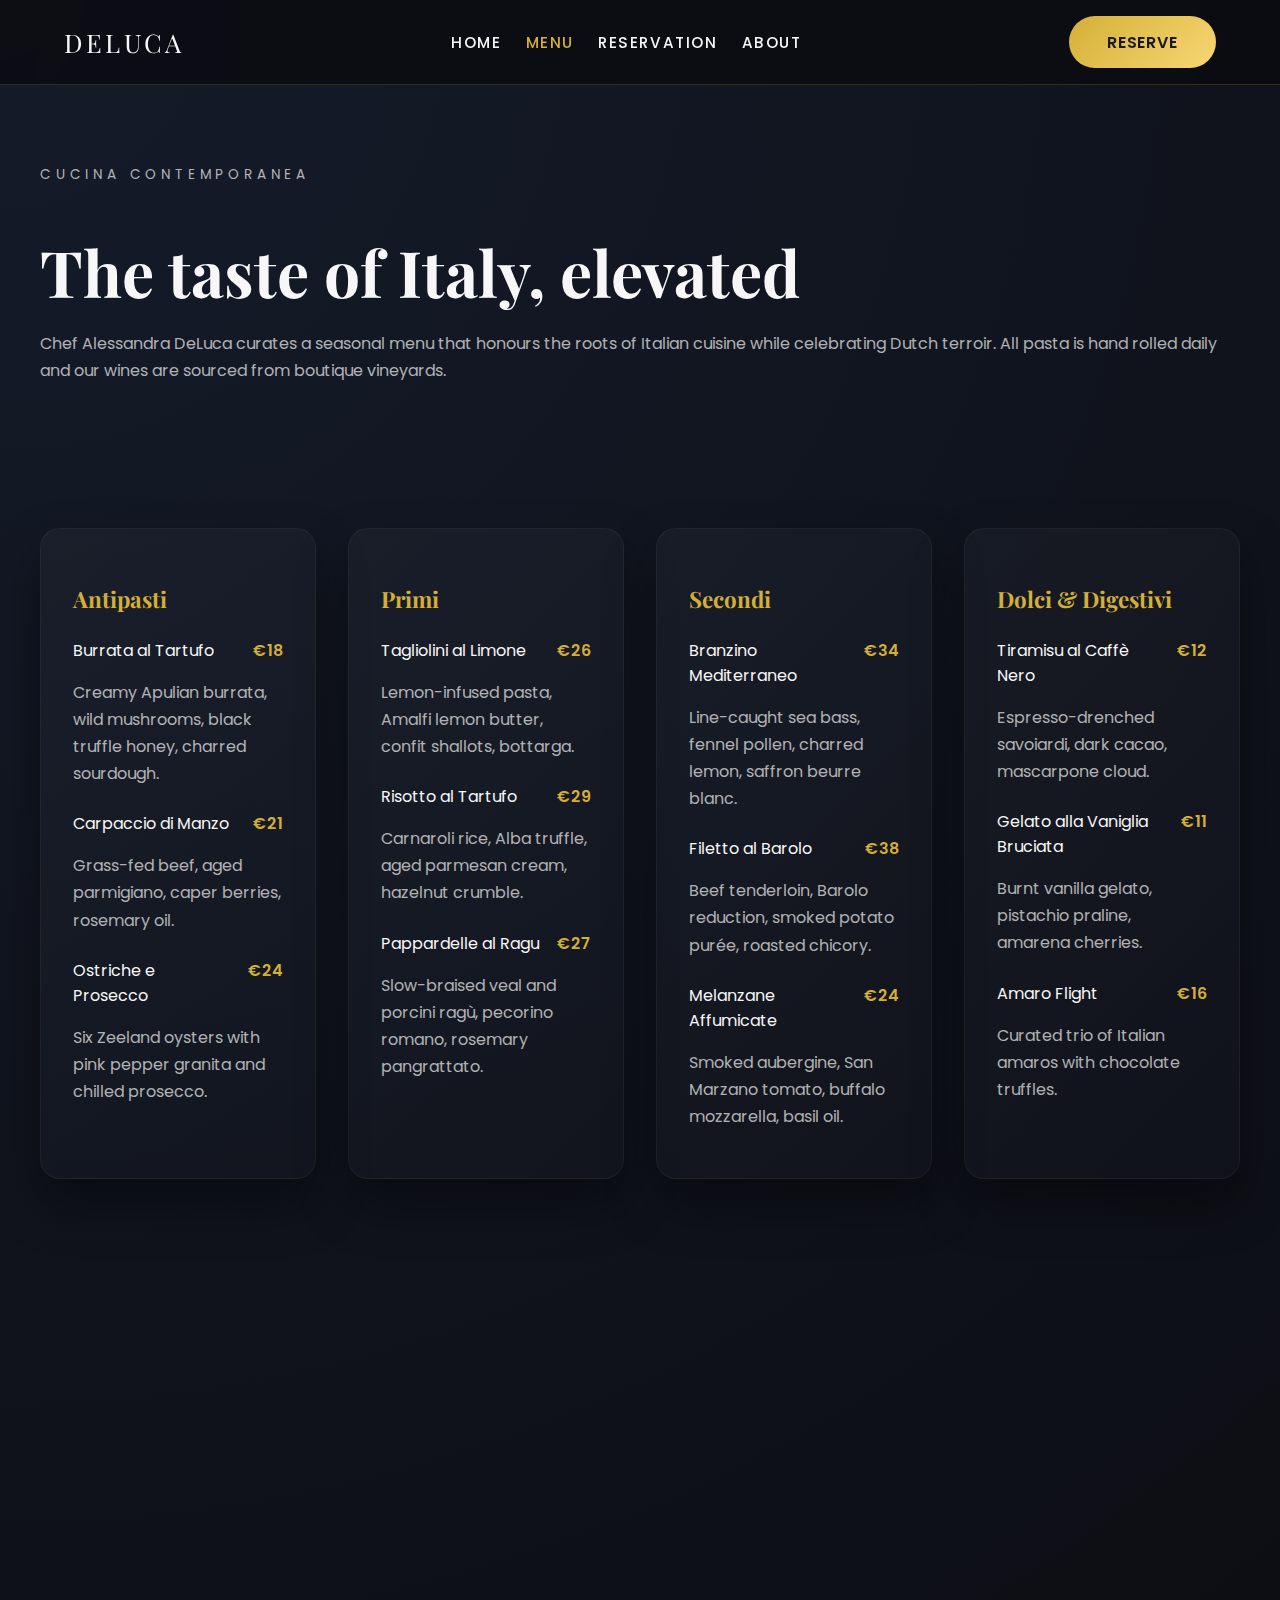
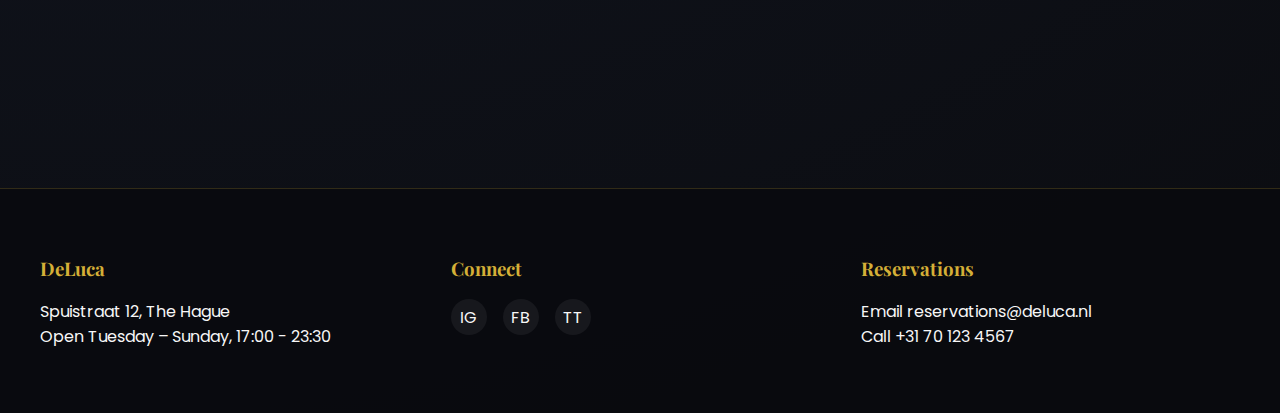
<file: menu.html>
<!DOCTYPE html>
<html lang="en">
  <head>
    <meta charset="UTF-8" />
    <meta name="viewport" content="width=device-width, initial-scale=1.0" />
    <title>Menu | Restaurant DeLuca</title>
    <link rel="preconnect" href="https://fonts.googleapis.com" />
    <link rel="preconnect" href="https://fonts.gstatic.com" crossorigin />
    <link
      href="https://fonts.googleapis.com/css2?family=Playfair+Display:wght@400;600;700&family=Poppins:wght@300;400;500;600&display=swap"
      rel="stylesheet"
    />
    <link rel="stylesheet" href="assets/css/style.css" />
    <script defer src="assets/js/main.js"></script>
  </head>
  <body>
    <header>
      <nav class="navbar">
        <a class="logo" href="index.html">DeLuca</a>
        <ul class="nav-links">
          <li><a href="index.html">Home</a></li>
          <li><a href="menu.html">Menu</a></li>
          <li><a href="reservation.html">Reservation</a></li>
          <li><a href="about.html">About</a></li>
        </ul>
        <a class="btn-primary" href="reservation.html">Reserve</a>
      </nav>
    </header>

    <main>
      <section data-animate>
        <p class="section-subtitle">Cucina contemporanea</p>
        <h1>The taste of Italy, elevated</h1>
        <p>
          Chef Alessandra DeLuca curates a seasonal menu that honours the roots of Italian cuisine while celebrating Dutch terroir. All
          pasta is hand rolled daily and our wines are sourced from boutique vineyards.
        </p>
      </section>

      <section class="menu-section" data-animate>
        <article class="card menu-card">
          <h3>Antipasti</h3>
          <div class="menu-item">
            <span>Burrata al Tartufo</span>
            <span>€18</span>
          </div>
          <p>Creamy Apulian burrata, wild mushrooms, black truffle honey, charred sourdough.</p>
          <div class="menu-item">
            <span>Carpaccio di Manzo</span>
            <span>€21</span>
          </div>
          <p>Grass-fed beef, aged parmigiano, caper berries, rosemary oil.</p>
          <div class="menu-item">
            <span>Ostriche e Prosecco</span>
            <span>€24</span>
          </div>
          <p>Six Zeeland oysters with pink pepper granita and chilled prosecco.</p>
        </article>

        <article class="card menu-card">
          <h3>Primi</h3>
          <div class="menu-item">
            <span>Tagliolini al Limone</span>
            <span>€26</span>
          </div>
          <p>Lemon-infused pasta, Amalfi lemon butter, confit shallots, bottarga.</p>
          <div class="menu-item">
            <span>Risotto al Tartufo</span>
            <span>€29</span>
          </div>
          <p>Carnaroli rice, Alba truffle, aged parmesan cream, hazelnut crumble.</p>
          <div class="menu-item">
            <span>Pappardelle al Ragu</span>
            <span>€27</span>
          </div>
          <p>Slow-braised veal and porcini ragù, pecorino romano, rosemary pangrattato.</p>
        </article>

        <article class="card menu-card">
          <h3>Secondi</h3>
          <div class="menu-item">
            <span>Branzino Mediterraneo</span>
            <span>€34</span>
          </div>
          <p>Line-caught sea bass, fennel pollen, charred lemon, saffron beurre blanc.</p>
          <div class="menu-item">
            <span>Filetto al Barolo</span>
            <span>€38</span>
          </div>
          <p>Beef tenderloin, Barolo reduction, smoked potato purée, roasted chicory.</p>
          <div class="menu-item">
            <span>Melanzane Affumicate</span>
            <span>€24</span>
          </div>
          <p>Smoked aubergine, San Marzano tomato, buffalo mozzarella, basil oil.</p>
        </article>

        <article class="card menu-card">
          <h3>Dolci &amp; Digestivi</h3>
          <div class="menu-item">
            <span>Tiramisu al Caffè Nero</span>
            <span>€12</span>
          </div>
          <p>Espresso-drenched savoiardi, dark cacao, mascarpone cloud.</p>
          <div class="menu-item">
            <span>Gelato alla Vaniglia Bruciata</span>
            <span>€11</span>
          </div>
          <p>Burnt vanilla gelato, pistachio praline, amarena cherries.</p>
          <div class="menu-item">
            <span>Amaro Flight</span>
            <span>€16</span>
          </div>
          <p>Curated trio of Italian amaros with chocolate truffles.</p>
        </article>
      </section>

      <section data-animate>
        <p class="section-subtitle">Wine cellar</p>
        <h2>A glass for every mood</h2>
        <div class="grid grid-3">
          <article class="card">
            <h3>Sparkling sophistication</h3>
            <p>Franciacorta Brut, Ferrari Rosé, Lambrusco di Sorbara.</p>
          </article>
          <article class="card">
            <h3>White whispers</h3>
            <p>Gavi di Gavi, Etna Bianco, Verdicchio dei Castelli di Jesi.</p>
          </article>
          <article class="card">
            <h3>Red velvet</h3>
            <p>Barolo Riserva, Brunello di Montalcino, Amarone della Valpolicella.</p>
          </article>
        </div>
      </section>
    </main>

    <footer>
      <div class="footer-content">
        <div>
          <h3>DeLuca</h3>
          <p>Spuistraat 12, The Hague<br />Open Tuesday – Sunday, 17:00 - 23:30</p>
        </div>
        <div>
          <h3>Connect</h3>
          <div class="social-links">
            <a href="#" aria-label="Instagram">IG</a>
            <a href="#" aria-label="Facebook">FB</a>
            <a href="#" aria-label="TikTok">TT</a>
          </div>
        </div>
        <div>
          <h3>Reservations</h3>
          <p>Email <a href="mailto:reservations@deluca.nl">reservations@deluca.nl</a><br />Call +31 70 123 4567</p>
        </div>
      </div>
    </footer>
  </body>
</html>
</file>
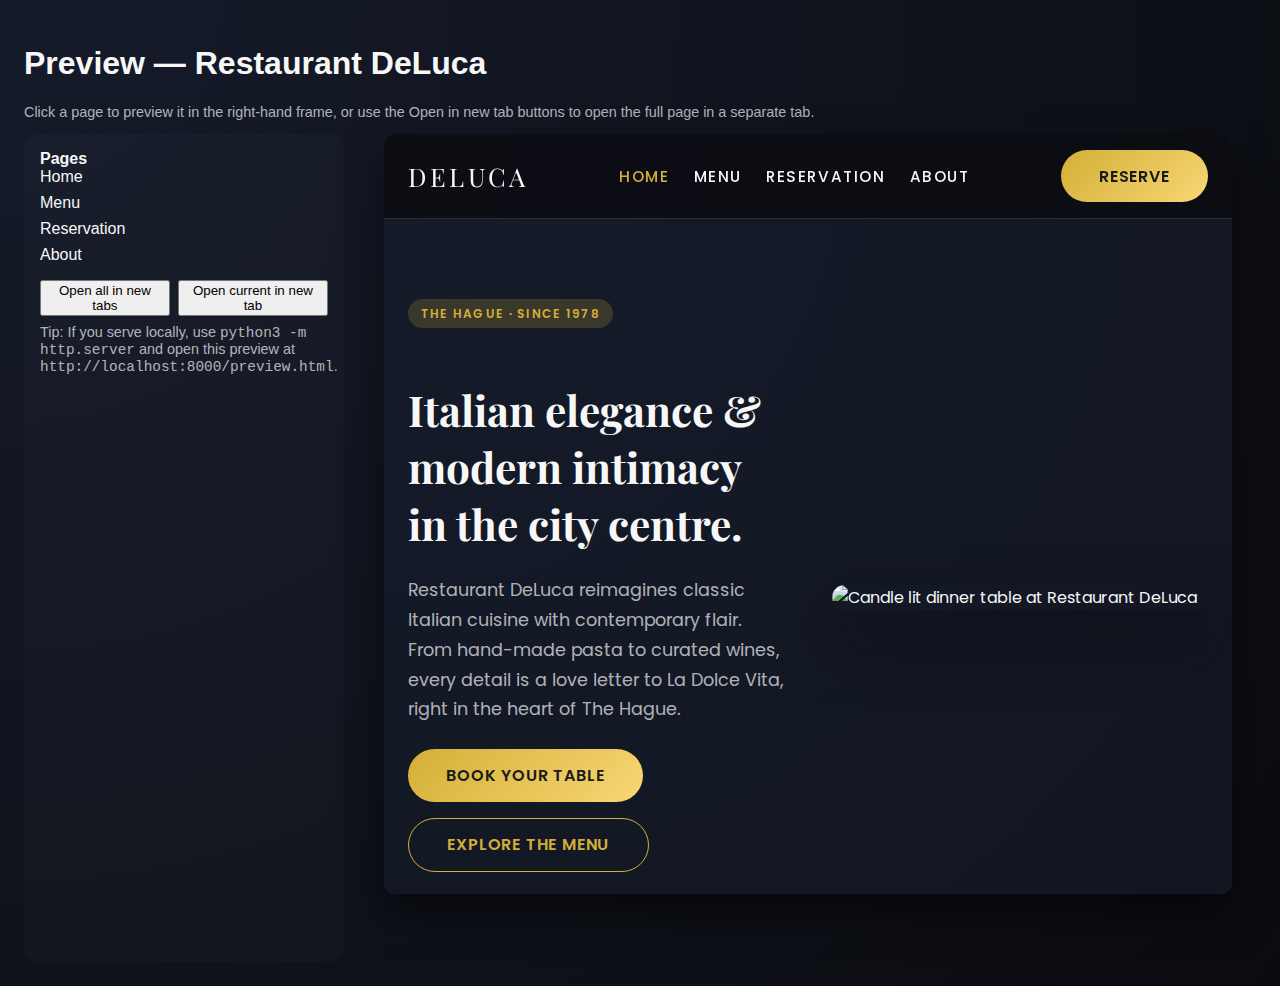
<file: preview.html>
<!DOCTYPE html>
<html lang="en">
  <head>
    <meta charset="utf-8" />
    <meta name="viewport" content="width=device-width,initial-scale=1" />
    <title>Preview — Restaurant DeLuca</title>
    <link rel="stylesheet" href="assets/css/style.css" />
    <style>
      body { padding: 1.5rem; }
      .preview-grid { display: grid; grid-template-columns: 320px 1fr; gap: 1rem; max-width: 1400px; margin: 0 auto; }
      .pages-list { background: rgba(255,255,255,0.02); padding: 1rem; border-radius: 12px; }
      .pages-list a { display: block; margin-bottom: 0.5rem; }
      iframe { width: 100%; height: calc(100vh - 140px); border: none; border-radius: 12px; box-shadow: 0 20px 40px rgba(0,0,0,0.5); }
      .actions { margin-top: 1rem; display:flex; gap:0.5rem; }
      .hint { font-size: 0.9rem; color: var(--text-secondary); margin-top: 0.5rem; }
    </style>
  </head>
  <body>
    <h1>Preview — Restaurant DeLuca</h1>
    <p class="hint">Click a page to preview it in the right-hand frame, or use the Open in new tab buttons to open the full page in a separate tab.</p>

    <div class="preview-grid">
      <aside class="pages-list">
        <strong>Pages</strong>
        <a href="#" data-src="index.html">Home</a>
        <a href="#" data-src="menu.html">Menu</a>
        <a href="#" data-src="reservation.html">Reservation</a>
        <a href="#" data-src="about.html">About</a>

        <div class="actions">
          <button id="open-all">Open all in new tabs</button>
          <button id="open-current">Open current in new tab</button>
        </div>

        <div class="hint">Tip: If you serve locally, use <code>python3 -m http.server</code> and open this preview at <code>http://localhost:8000/preview.html</code>.</div>
      </aside>

      <main>
        <iframe id="preview-frame" src="index.html" title="Site preview"></iframe>
      </main>
    </div>

    <script>
      const links = document.querySelectorAll('.pages-list a[data-src]');
      const iframe = document.getElementById('preview-frame');
      let current = 'index.html';

      links.forEach(link => {
        link.addEventListener('click', (e) => {
          e.preventDefault();
          const src = link.getAttribute('data-src');
          iframe.src = src;
          current = src;
        });
      });

      document.getElementById('open-all').addEventListener('click', () => {
        ['index.html','menu.html','reservation.html','about.html'].forEach(p => window.open(p, '_blank'));
      });

      document.getElementById('open-current').addEventListener('click', () => {
        window.open(current, '_blank');
      });
    </script>
  </body>
</html>
</file>
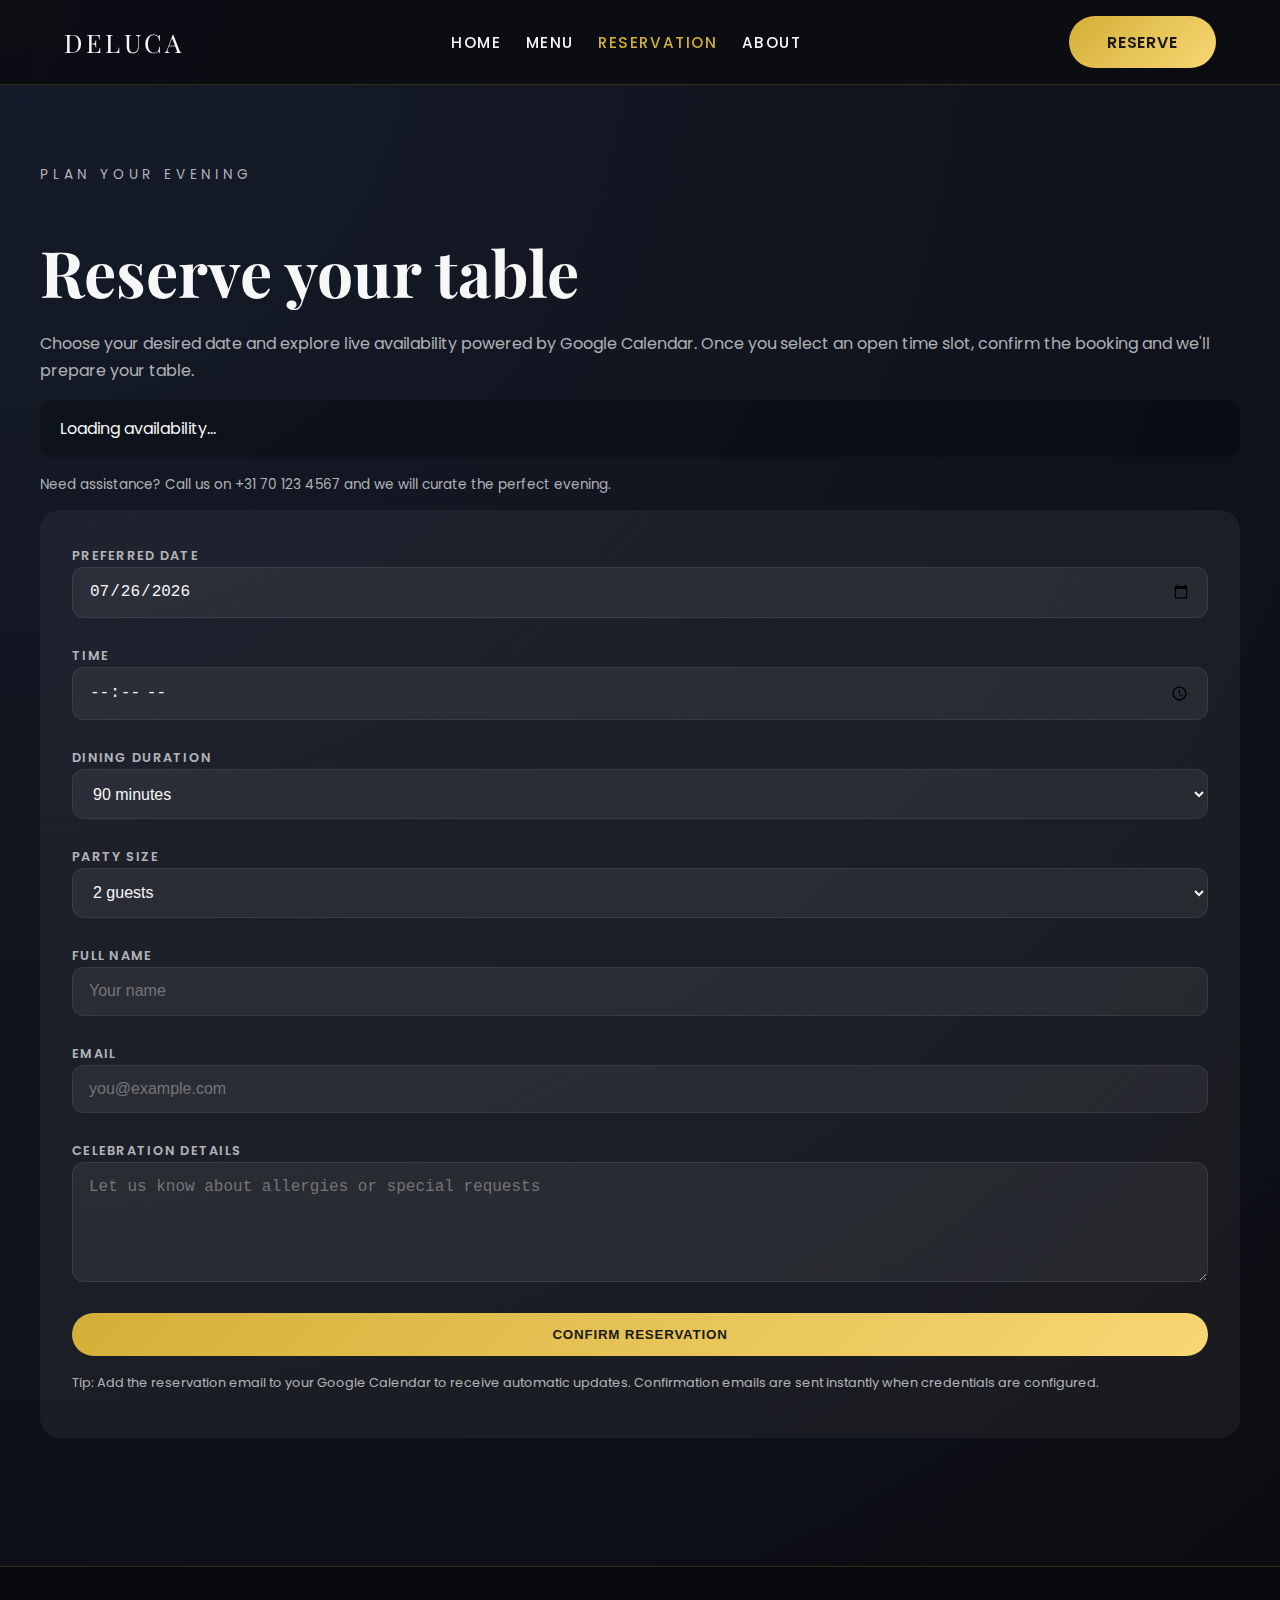
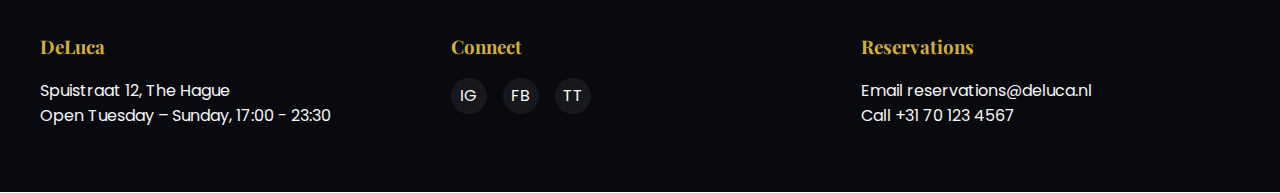
<file: reservation.html>
<!DOCTYPE html>
<html lang="en">
  <head>
    <meta charset="UTF-8" />
    <meta name="viewport" content="width=device-width, initial-scale=1.0" />
    <title>Reserve a Table | Restaurant DeLuca</title>
    <link rel="preconnect" href="https://fonts.googleapis.com" />
    <link rel="preconnect" href="https://fonts.gstatic.com" crossorigin />
    <link
      href="https://fonts.googleapis.com/css2?family=Playfair+Display:wght@400;600;700&family=Poppins:wght@300;400;500;600&display=swap"
      rel="stylesheet"
    />
    <link rel="stylesheet" href="assets/css/style.css" />
    <script defer src="assets/js/main.js"></script>
    <script src="https://apis.google.com/js/api.js" async defer></script>
    <script defer src="assets/js/reservation.js"></script>
  </head>
  <body>
    <header>
      <nav class="navbar">
        <a class="logo" href="index.html">DeLuca</a>
        <ul class="nav-links">
          <li><a href="index.html">Home</a></li>
          <li><a href="menu.html">Menu</a></li>
          <li><a href="reservation.html">Reservation</a></li>
          <li><a href="about.html">About</a></li>
        </ul>
        <a class="btn-primary" href="reservation.html">Reserve</a>
      </nav>
    </header>

    <main>
      <section class="reservation-container" data-animate>
        <div>
          <p class="section-subtitle">Plan your evening</p>
          <h1>Reserve your table</h1>
          <p>
            Choose your desired date and explore live availability powered by Google Calendar. Once you select an open time slot, confirm
            the booking and we'll prepare your table.
          </p>
          <ul id="availability-list">
            <li>Loading availability…</li>
          </ul>
          <p style="margin-top: 1rem; font-size: 0.85rem; color: var(--text-secondary);">
            Need assistance? Call us on +31 70 123 4567 and we will curate the perfect evening.
          </p>
        </div>
        <div class="calendar-container">
          <form id="reservation-form">
            <div>
              <label for="reservation-date">Preferred date</label>
              <input type="date" id="reservation-date" name="date" required />
            </div>
            <div>
              <label for="reservation-time">Time</label>
              <input type="time" id="reservation-time" name="time" required />
            </div>
            <div>
              <label for="reservation-duration">Dining duration</label>
              <select id="reservation-duration" name="duration">
                <option value="90">90 minutes</option>
                <option value="120">2 hours</option>
                <option value="150">2 hours 30 minutes</option>
              </select>
            </div>
            <div>
              <label for="reservation-size">Party size</label>
              <select id="reservation-size" name="size">
                <option value="2">2 guests</option>
                <option value="3">3 guests</option>
                <option value="4">4 guests</option>
                <option value="5">5 guests</option>
                <option value="6">6 guests</option>
                <option value="7">7 guests</option>
                <option value="8">8 guests</option>
              </select>
            </div>
            <div>
              <label for="reservation-name">Full name</label>
              <input type="text" id="reservation-name" name="name" placeholder="Your name" required />
            </div>
            <div>
              <label for="reservation-email">Email</label>
              <input type="email" id="reservation-email" name="email" placeholder="you@example.com" />
            </div>
            <div>
              <label for="reservation-notes">Celebration details</label>
              <textarea id="reservation-notes" name="notes" placeholder="Let us know about allergies or special requests"></textarea>
            </div>
            <button class="btn-primary" type="submit">Confirm reservation</button>
          </form>
          <p style="margin-top: 1rem; font-size: 0.8rem; color: var(--text-secondary);">
            Tip: Add the reservation email to your Google Calendar to receive automatic updates. Confirmation emails are sent instantly
            when credentials are configured.
          </p>
        </div>
      </section>
    </main>

    <footer>
      <div class="footer-content">
        <div>
          <h3>DeLuca</h3>
          <p>Spuistraat 12, The Hague<br />Open Tuesday – Sunday, 17:00 - 23:30</p>
        </div>
        <div>
          <h3>Connect</h3>
          <div class="social-links">
            <a href="#" aria-label="Instagram">IG</a>
            <a href="#" aria-label="Facebook">FB</a>
            <a href="#" aria-label="TikTok">TT</a>
          </div>
        </div>
        <div>
          <h3>Reservations</h3>
          <p>Email <a href="mailto:reservations@deluca.nl">reservations@deluca.nl</a><br />Call +31 70 123 4567</p>
        </div>
      </div>
    </footer>
  </body>
</html>
</file>
<file: assets/css/style.css>
:root {
  --background: #0b0c10;
  --background-secondary: #111420;
  --accent: #d4af37;
  --accent-soft: rgba(212, 175, 55, 0.2);
  --text-primary: #f7f7f7;
  --text-secondary: rgba(247, 247, 247, 0.7);
  --font-display: "Playfair Display", serif;
  --font-body: "Poppins", sans-serif;
}

* {
  box-sizing: border-box;
}

html,
body {
  margin: 0;
  padding: 0;
  background: radial-gradient(circle at top left, #151b2a, var(--background));
  color: var(--text-primary);
  font-family: var(--font-body);
  scroll-behavior: smooth;
}

a {
  color: inherit;
  text-decoration: none;
}

a:hover,
a:focus {
  color: var(--accent);
}

header {
  position: sticky;
  top: 0;
  z-index: 1000;
  background: rgba(11, 12, 16, 0.85);
  backdrop-filter: blur(14px);
  border-bottom: 1px solid var(--accent-soft);
}

.navbar {
  max-width: 1200px;
  margin: 0 auto;
  display: flex;
  align-items: center;
  justify-content: space-between;
  padding: 1rem 1.5rem;
}

.logo {
  font-family: var(--font-display);
  font-size: 1.6rem;
  letter-spacing: 0.2rem;
  text-transform: uppercase;
}

.nav-links {
  list-style: none;
  display: flex;
  gap: 1.5rem;
  margin: 0;
  padding: 0;
}

.nav-links a {
  font-size: 0.95rem;
  font-weight: 500;
  text-transform: uppercase;
  letter-spacing: 0.1rem;
  transition: color 0.3s ease;
}

.btn-primary {
  display: inline-flex;
  align-items: center;
  justify-content: center;
  padding: 0.85rem 2.4rem;
  border-radius: 999px;
  background: linear-gradient(135deg, var(--accent), #f8d774);
  color: #1a1a1a;
  font-weight: 600;
  letter-spacing: 0.05rem;
  text-transform: uppercase;
  border: none;
  cursor: pointer;
  transition: transform 0.3s ease, box-shadow 0.3s ease;
}

.btn-primary:hover,
.btn-primary:focus {
  transform: translateY(-2px);
  box-shadow: 0 10px 30px rgba(212, 175, 55, 0.35);
}

main {
  padding: 0 1.5rem 4rem;
}

section {
  max-width: 1200px;
  margin: 0 auto;
  padding: 4rem 0;
}

section h1,
section h2,
section h3 {
  font-family: var(--font-display);
  margin-bottom: 1rem;
}

section h1 {
  font-size: clamp(2.5rem, 5vw, 4rem);
}

section h2 {
  font-size: clamp(2rem, 4vw, 3rem);
  color: var(--accent);
}

section p {
  color: var(--text-secondary);
  line-height: 1.7;
}

.hero {
  display: grid;
  gap: 3rem;
  align-items: center;
  grid-template-columns: repeat(auto-fit, minmax(280px, 1fr));
  padding-top: 5rem;
}

.hero img {
  width: 100%;
  border-radius: 20px;
  box-shadow: 0 30px 60px rgba(10, 11, 15, 0.8);
  object-fit: cover;
  max-height: 520px;
}

.hero-content > * {
  margin-bottom: 1.5rem;
}

.hero-content p {
  font-size: 1.1rem;
}

.badge {
  display: inline-flex;
  align-items: center;
  gap: 0.4rem;
  padding: 0.35rem 0.8rem;
  border-radius: 999px;
  background: var(--accent-soft);
  color: var(--accent);
  font-weight: 600;
  letter-spacing: 0.08rem;
  text-transform: uppercase;
  font-size: 0.75rem;
}

.grid {
  display: grid;
  gap: 2rem;
}

.grid-3 {
  grid-template-columns: repeat(auto-fit, minmax(240px, 1fr));
}

.card {
  background: linear-gradient(135deg, rgba(255, 255, 255, 0.03), rgba(255, 255, 255, 0.01));
  border: 1px solid rgba(255, 255, 255, 0.05);
  border-radius: 20px;
  padding: 2rem;
  box-shadow: 0 25px 50px rgba(0, 0, 0, 0.4);
  transition: transform 0.35s ease, border 0.35s ease;
}

.card:hover {
  transform: translateY(-8px);
  border-color: var(--accent-soft);
}

.menu-section {
  display: grid;
  grid-template-columns: repeat(auto-fit, minmax(260px, 1fr));
  gap: 2rem;
}

.menu-card h3 {
  font-size: 1.4rem;
  color: var(--accent);
}

.menu-item {
  display: flex;
  justify-content: space-between;
  margin-top: 1.5rem;
  gap: 1rem;
}

.menu-item span:last-child {
  color: var(--accent);
  font-weight: 600;
}

.section-subtitle {
  text-transform: uppercase;
  letter-spacing: 0.3rem;
  color: var(--text-secondary);
  font-size: 0.85rem;
}

.testimonials {
  background: rgba(17, 20, 32, 0.8);
  border-radius: 30px;
  padding: 3rem;
  position: relative;
  overflow: hidden;
}

testimonials::before {
  content: "";
  position: absolute;
  inset: -50% 40% auto auto;
  width: 400px;
  height: 400px;
  background: radial-gradient(circle, rgba(212, 175, 55, 0.4), transparent 70%);
  transform: rotate(45deg);
  pointer-events: none;
}

timeline {
  border-left: 2px solid var(--accent-soft);
  margin-top: 2rem;
  padding-left: 1.5rem;
}

timeline-item {
  position: relative;
  padding-bottom: 2rem;
}

timeline-item::before {
  content: "";
  position: absolute;
  left: -1.6rem;
  top: 0.4rem;
  width: 12px;
  height: 12px;
  border-radius: 50%;
  background: var(--accent);
  box-shadow: 0 0 0 8px rgba(212, 175, 55, 0.15);
}

timeline-item h3 {
  margin-bottom: 0.3rem;
}

reservation-container {
  display: grid;
  grid-template-columns: repeat(auto-fit, minmax(300px, 1fr));
  gap: 2.5rem;
  background: rgba(17, 20, 32, 0.85);
  border-radius: 30px;
  padding: 3rem;
  box-shadow: 0 30px 60px rgba(0, 0, 0, 0.55);
}

reservation-container h2 {
  color: var(--accent);
}

form {
  display: grid;
  gap: 1.5rem;
}

label {
  font-weight: 600;
  letter-spacing: 0.08rem;
  text-transform: uppercase;
  font-size: 0.8rem;
  color: var(--text-secondary);
}

input,
select,
textarea {
  width: 100%;
  padding: 0.9rem 1rem;
  border-radius: 12px;
  border: 1px solid rgba(255, 255, 255, 0.08);
  background: rgba(255, 255, 255, 0.06);
  color: var(--text-primary);
  font-size: 1rem;
  transition: border 0.3s ease, box-shadow 0.3s ease;
}

input:focus,
select:focus,
textarea:focus {
  outline: none;
  border-color: var(--accent);
  box-shadow: 0 0 0 3px rgba(212, 175, 55, 0.25);
}

textarea {
  min-height: 120px;
  resize: vertical;
}

.calendar-container {
  background: rgba(255, 255, 255, 0.05);
  border-radius: 20px;
  padding: 2rem;
}

#availability-list {
  list-style: none;
  margin: 0;
  padding: 0;
  display: grid;
  gap: 1rem;
}

#availability-list li {
  display: flex;
  align-items: center;
  justify-content: space-between;
  background: rgba(0, 0, 0, 0.25);
  border-radius: 12px;
  padding: 1rem 1.25rem;
}

#availability-list button {
  background: transparent;
  border: 1px solid var(--accent);
  color: var(--accent);
  padding: 0.5rem 1.2rem;
  border-radius: 999px;
  cursor: pointer;
  transition: all 0.3s ease;
}

#availability-list button:hover {
  background: var(--accent);
  color: #1a1a1a;
}

footer {
  background: rgba(9, 10, 14, 0.9);
  padding: 3rem 1.5rem;
  border-top: 1px solid var(--accent-soft);
}

.footer-content {
  max-width: 1200px;
  margin: 0 auto;
  display: grid;
  gap: 2rem;
  grid-template-columns: repeat(auto-fit, minmax(220px, 1fr));
}

.footer-content h3 {
  font-family: var(--font-display);
  color: var(--accent);
}

.social-links {
  display: flex;
  gap: 1rem;
}

.social-links a {
  width: 36px;
  height: 36px;
  border-radius: 50%;
  background: rgba(255, 255, 255, 0.06);
  display: flex;
  align-items: center;
  justify-content: center;
  transition: transform 0.3s ease, background 0.3s ease;
}

.social-links a:hover {
  transform: translateY(-3px);
  background: var(--accent);
  color: #1a1a1a;
}

@media (max-width: 768px) {
  header {
    position: static;
  }

  .nav-links {
    gap: 1rem;
    font-size: 0.9rem;
  }

  .reservation-container {
    padding: 2rem;
  }
}

@media (prefers-reduced-motion: reduce) {
  * {
    animation-duration: 0.01ms !important;
    animation-iteration-count: 1 !important;
    transition-duration: 0.01ms !important;
    scroll-behavior: auto !important;
  }
}

.nav-links a.active {
  color: var(--accent);
}

[data-animate] {
  opacity: 0;
  transform: translateY(30px);
  transition: opacity 0.8s ease, transform 0.8s ease;
}

[data-animate].in-view {
  opacity: 1;
  transform: translateY(0);
}

.hero-actions {
  display: flex;
  flex-wrap: wrap;
  gap: 1rem;
}

blockquote {
  margin: 0;
  font-style: italic;
  color: var(--text-secondary);
}

blockquote footer {
  margin-top: 1rem;
  font-style: normal;
  color: var(--accent);
}

#availability-list .error {
  color: #ff8a8a;
}

#availability-list li.error {
  color: #ff8a8a;
}
</file>
